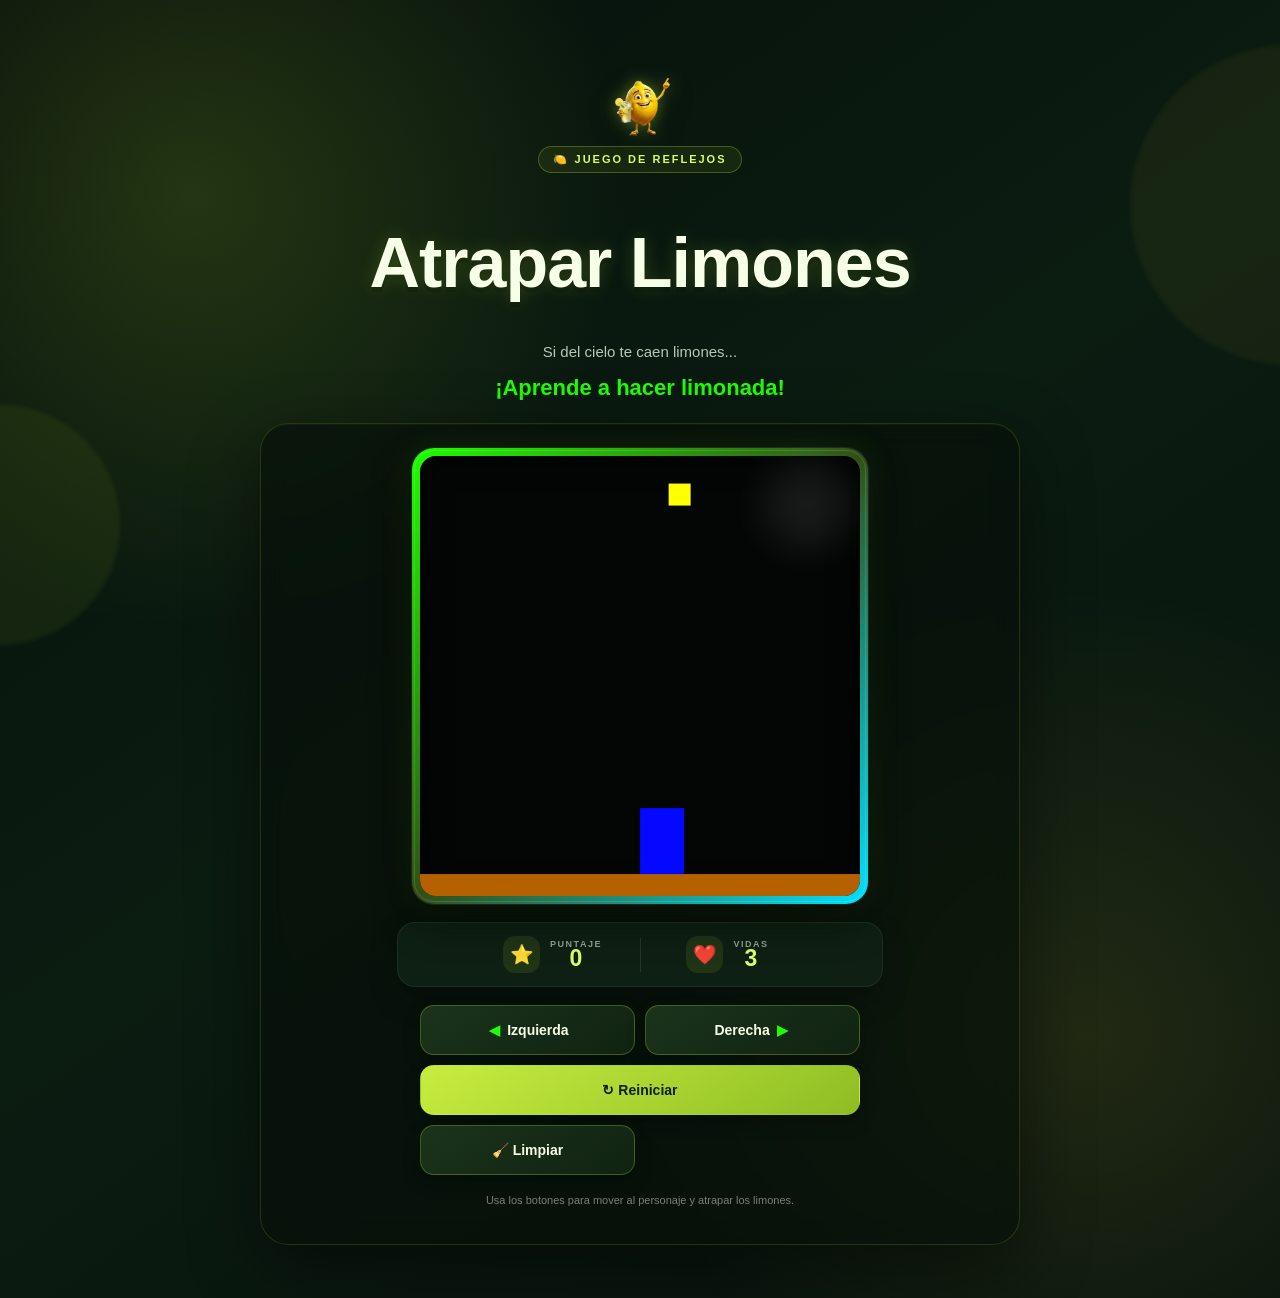
<file: index.html>
<!DOCTYPE html>
<html lang="es">
<head>
  <meta charset="UTF-8">
  <meta name="viewport" content="width=device-width, initial-scale=1.0">

  <title>Caza Limones</title>

  <link rel="stylesheet" href="limones.css"/>
  <script src="utils.js"></script>
</head>

<body onload="inicar()">

  <main class="contenedor">

    <header class="encabezado">
      <img src="limon.png" alt="Limón" class="logo-limon">

      <div class="etiqueta">
        🍋 JUEGO DE REFLEJOS
      </div>

      <h1>Atrapar Limones</h1>

      <p class="subtitulo">
        Si del cielo te caen limones...
      </p>

      <h2>
        ¡Aprende a hacer limonada!
      </h2>

    </header>


    <section class="juego">

      <div class="marco-canvas">

        <div class="brillo"></div>

        <canvas
          id="areaJuego"
          width="400"
          height="400">
        </canvas>

      </div>


      <div class="panel">

        <div class="estadistica">

          <span class="icono">
            ⭐
          </span>

          <div>

            <span class="etiqueta-estadistica">
              PUNTAJE
            </span>

            <strong id="txtPuntaje">
              0
            </strong>

          </div>

        </div>


        <div class="separador"></div>


        <div class="estadistica">

          <span class="icono">
            ❤️
          </span>

          <div>

            <span class="etiqueta-estadistica">
              VIDAS
            </span>

            <strong id="txtVidas">
              3
            </strong>

          </div>

        </div>

      </div>


      <div class="botones">

        <button type="button" onclick="moverIzquierda()">
          <span>◀</span>
          Izquierda
        </button>


        <button type="button" onclick="moverDerecha()">
          Derecha
          <span>▶</span>
        </button>


        <button
          type="button"
          class="reiniciar"
          onclick="reiniciar()">

          ↻ Reiniciar
        
         <button type="button" class="desaparecerPersonaje" onclick="desaparecerPersonaje()">
          
          🧹 Limpiar 
        </button>

      </div>


      <p class="ayuda">
        Usa los botones para mover al personaje y atrapar los limones.
      </p>

    </section>

  </main>


  <script src="limones.js"></script>

</body>
</html>
</file>
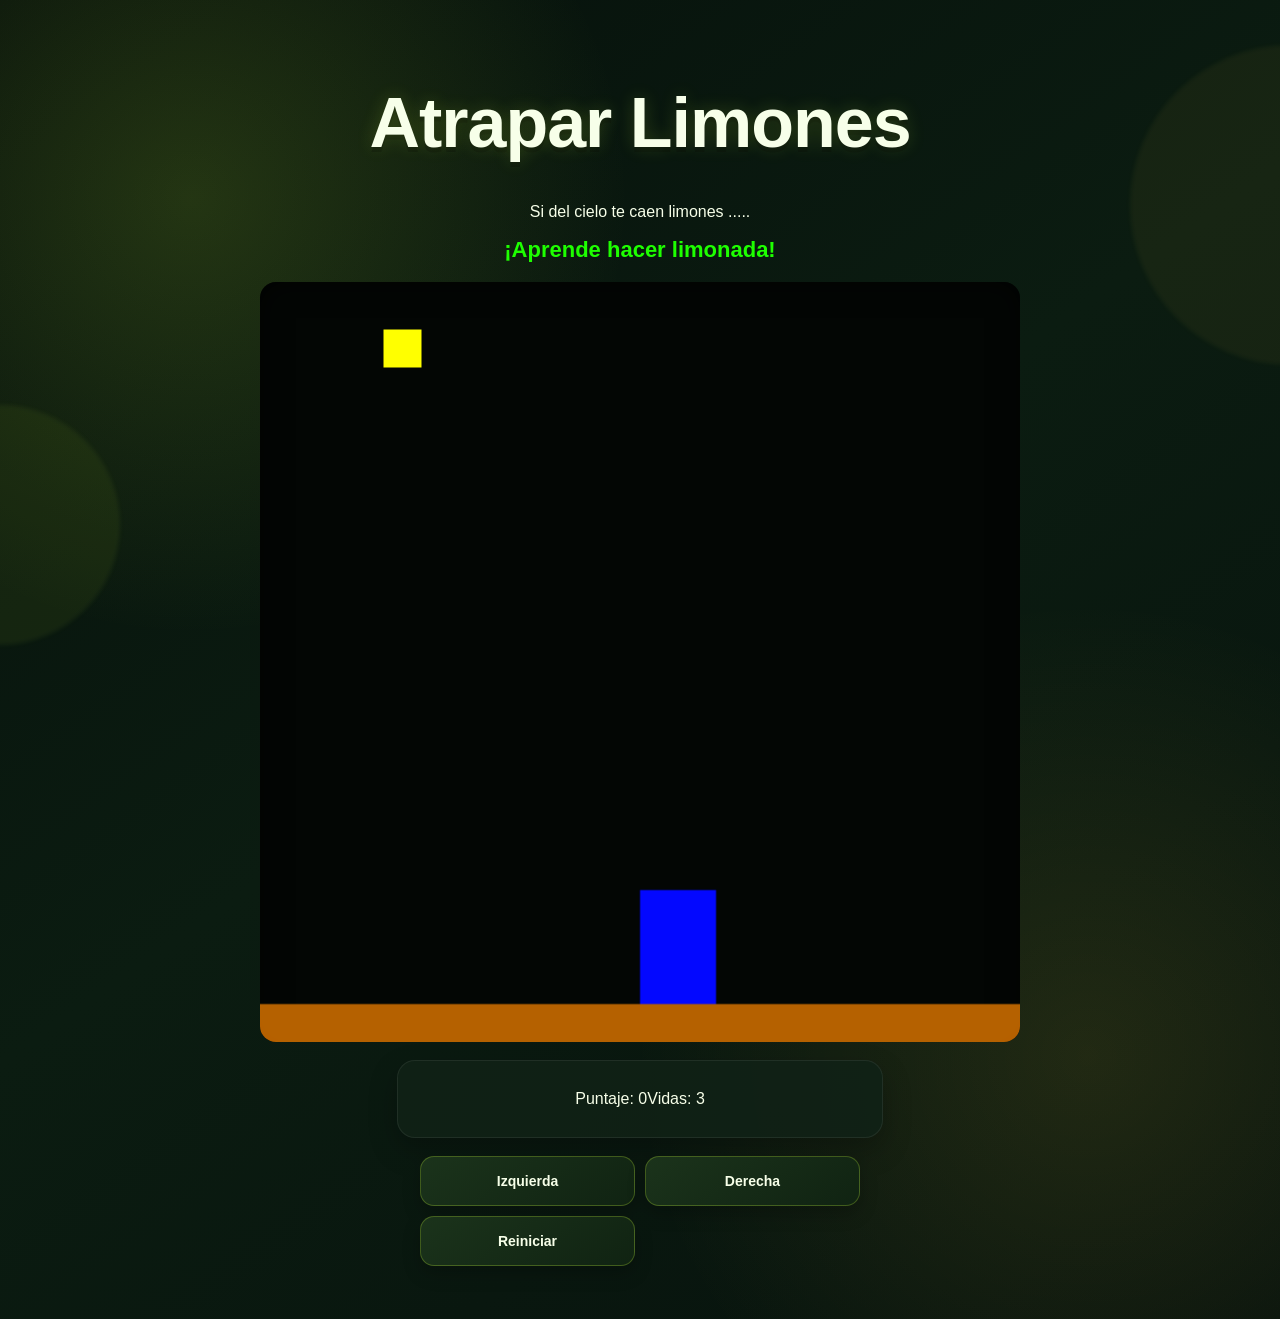
<file: limones.html>
<!DOCTYPE html>
<html>
<head>
  <title>Caza Limones</title>
 <link rel="stylesheet" href="limones.css"/>
 <script src="utils.js"></script>
</head>
<body onload="inicar()">
  <div class="contenedor">
    <h1>Atrapar Limones</h1>
    <p>Si del cielo te caen limones ..... </p>
    <h2>¡Aprende hacer limonada!</h2>
    <canvas id="areaJuego" width="400" height="400"></canvas>
    <div class="panel">
      <p>Puntaje: <span id="txtPuntaje">0</span></p>
      <p>Vidas: <span id="txtVidas">3</span></p>
    </div>
    <div class="botones">
      <button onclick="moverIzquierda()">Izquierda</button>
      <button onclick="moverDerecha()" >Derecha</button>
      <button onclick="reiniciar()">Reiniciar</button>
    </div>
  </div>
 <script src="limones.js"></script>
</body>
</html>
</file>
<file: limones.css>
```css
@import url('https://fonts.googleapis.com/css2?family=Baloo+2:wght@500;600;700;800&family=Poppins:wght@400;500;600;700&display=swap');


* {
  margin: 0;
  padding: 0;
  box-sizing: border-box;
}


:root {
  --verde: #1eff00;
  --verde-claro: #d9ff63;
  --verde-oscuro: #967c09;
  --amarillo: #00e1ff;

  --fondo: #07120d;

  --panel: rgba(17, 34, 22, 0.88);

  --texto: #f7ffe9;
  --texto-suave: #b8c7b5;
}


body {

  min-height: 100vh;

  font-family: 'Poppins', Arial, sans-serif;

  color: var(--texto);

  text-align: center;

  background:
    radial-gradient(
      circle at 15% 15%,
      rgba(183, 229, 50, 0.16),
      transparent 28%
    ),

    radial-gradient(
      circle at 85% 80%,
      rgba(255, 216, 61, 0.10),
      transparent 30%
    ),

    linear-gradient(
      145deg,
      #06100b 0%,
      #0b1c11 48%,
      #07120d 100%
    );

  padding: 35px 18px 45px;

  overflow-x: hidden;
}


body::before,
body::after {

  content: "";

  position: fixed;

  z-index: -1;

  border-radius: 50%;

  pointer-events: none;

  filter: blur(2px);
}


body::before {

  width: 240px;
  height: 240px;

  left: -120px;
  top: 45%;

  background: rgba(183, 229, 50, 0.07);
}


body::after {

  width: 320px;
  height: 320px;

  right: -170px;
  top: 5%;

  background: rgba(255, 216, 61, 0.05);
}


.contenedor {

  width: min(92vw, 760px);

  margin: 0 auto;
}


.encabezado {

  margin-bottom: 22px;
}


.etiqueta {

  display: inline-block;

  padding: 6px 14px;

  margin-bottom: 10px;

  border: 1px solid rgba(183, 229, 50, 0.28);

  border-radius: 999px;

  background: rgba(183, 229, 50, 0.08);

  color: var(--verde-claro);

  font-size: 11px;

  font-weight: 700;

  letter-spacing: 2px;
}


h1 {

  font-family: 'Baloo 2', Arial, sans-serif;

  font-size: clamp(42px, 8vw, 70px);

  line-height: 0.95;

  font-weight: 800;

  letter-spacing: -1px;

  color: var(--texto);

  text-shadow:
    0 0 18px rgba(183, 229, 50, 0.20),
    0 5px 0 rgba(0, 0, 0, 0.20);
}


.subtitulo {

  margin-top: 9px;

  color: var(--texto-suave);

  font-size: 15px;

  font-weight: 500;
}


h2 {

  margin-top: 5px;

  color: var(--verde);

  font-family: 'Baloo 2', Arial, sans-serif;

  font-size: 22px;

  font-weight: 700;
}


.juego {

  padding: 24px;

  border: 1px solid rgba(183, 229, 50, 0.16);

  border-radius: 28px;

  background: rgba(5, 15, 9, 0.62);

  box-shadow:
    0 24px 70px rgba(0, 0, 0, 0.45),
    inset 0 1px 0 rgba(255, 255, 255, 0.04);

  backdrop-filter: blur(12px);
}


.marco-canvas {

  position: relative;

  width: min(100%, 440px);

  margin: 0 auto;

  padding: 8px;

  border-radius: 22px;

  background:
    linear-gradient(
      135deg,
      var(--verde),
      #314f16 50%,
      var(--amarillo)
    );

  box-shadow:
    0 0 0 1px rgba(255, 255, 255, 0.08),
    0 16px 40px rgba(0, 0, 0, 0.45),
    0 0 35px rgba(183, 229, 50, 0.10);
}


.marco-canvas::before {

  content: "";

  position: absolute;

  inset: 2px;

  border-radius: 20px;

  border: 1px solid rgba(255, 255, 255, 0.13);

  pointer-events: none;
}


.brillo {

  position: absolute;

  width: 90px;
  height: 90px;

  top: 12px;
  right: 16px;

  border-radius: 50%;

  background: rgba(255, 255, 255, 0.08);

  filter: blur(18px);

  pointer-events: none;
}


canvas {

  display: block;

  width: 100%;

  height: auto;

  aspect-ratio: 1 / 1;

  background: #030604;

  border: 0;

  border-radius: 16px;

  box-shadow:
    inset 0 0 30px rgba(0, 0, 0, 0.65);
}


.panel {

  display: flex;

  align-items: center;

  justify-content: center;

  width: min(100%, 440px);

  margin: 18px auto;

  padding: 13px 22px;

  border: 1px solid rgba(255, 255, 255, 0.07);

  border-radius: 18px;

  background: var(--panel);

  box-shadow:
    0 12px 28px rgba(0, 0, 0, 0.25);
}


.estadistica {

  display: flex;

  align-items: center;

  justify-content: center;

  gap: 10px;

  min-width: 130px;
}


.icono {

  display: grid;

  place-items: center;

  width: 37px;
  height: 37px;

  border-radius: 12px;

  background: rgba(183, 229, 50, 0.10);

  font-size: 19px;
}


.etiqueta-estadistica {

  display: block;

  color: #91a18e;

  font-size: 9px;

  font-weight: 700;

  letter-spacing: 1.5px;
}


.estadistica strong {

  display: block;

  margin-top: -2px;

  color: var(--verde-claro);

  font-family: 'Baloo 2', Arial, sans-serif;

  font-size: 23px;

  line-height: 1;
}


.separador {

  width: 1px;

  height: 34px;

  margin: 0 22px;

  background: rgba(255, 255, 255, 0.10);
}


.botones {

  display: grid;

  grid-template-columns: repeat(2, 1fr);

  gap: 10px;

  width: min(100%, 440px);

  margin: 0 auto;
}


.botones button {

  min-height: 50px;

  padding: 11px 15px;

  border: 1px solid rgba(183, 229, 50, 0.28);

  border-radius: 14px;

  background:
    linear-gradient(
      145deg,
      #1b331b,
      #102312
    );

  color: var(--texto);

  font-family: 'Poppins', Arial, sans-serif;

  font-size: 14px;

  font-weight: 700;

  cursor: pointer;

  transition:
    transform 0.18s ease,
    box-shadow 0.18s ease,
    border-color 0.18s ease,
    background 0.18s ease;

  box-shadow:
    0 8px 18px rgba(0, 0, 0, 0.22);
}


.botones button:hover {

  transform: translateY(-2px);

  border-color: rgba(183, 229, 50, 0.70);

  background:
    linear-gradient(
      145deg,
      #294b20,
      #142c15
    );

  box-shadow:
    0 12px 24px rgba(0, 0, 0, 0.30),
    0 0 16px rgba(183, 229, 50, 0.08);
}


.botones button:active {

  transform: translateY(1px) scale(0.98);
}


.botones button span {

  color: var(--verde);

  margin: 0 3px;
}


.botones .reiniciar {

  grid-column: 1 / -1;

  background:
    linear-gradient(
      145deg,
      #c8ed3f,
      #8ebd24
    );

  border-color: transparent;

  color: #102008;

  text-shadow: none;
}


.botones .reiniciar:hover {

  background:
    linear-gradient(
      145deg,
      #ddff63,
      #a9d92d
    );

  box-shadow:
    0 12px 28px rgba(139, 188, 36, 0.22);
}


.ayuda {

  margin-top: 17px;

  color: #758375;

  font-size: 11px;

  line-height: 1.5;
}


@media (max-width: 520px) {

  body {

    padding: 24px 12px 30px;
  }


  .juego {

    padding: 15px;

    border-radius: 22px;
  }


  .panel {

    padding: 11px 10px;
  }


  .estadistica {

    min-width: 110px;
  }


  .separador {

    margin: 0 9px;
  }


  .botones button {

    font-size: 13px;
  }

}

.logo-limon {
  width: 95px;
  height: 95px;
  object-fit: contain;
  display: block;
  margin: 0 auto 8px;

  filter:
    drop-shadow(0 0 8px rgba(183, 229, 50, 0.45))
    drop-shadow(0 8px 12px rgba(0, 0, 0, 0.35));

  transition: transform 0.3s ease;
}

.logo-limon:hover {
  transform: scale(1.08) rotate(-5deg);
}
</file>
